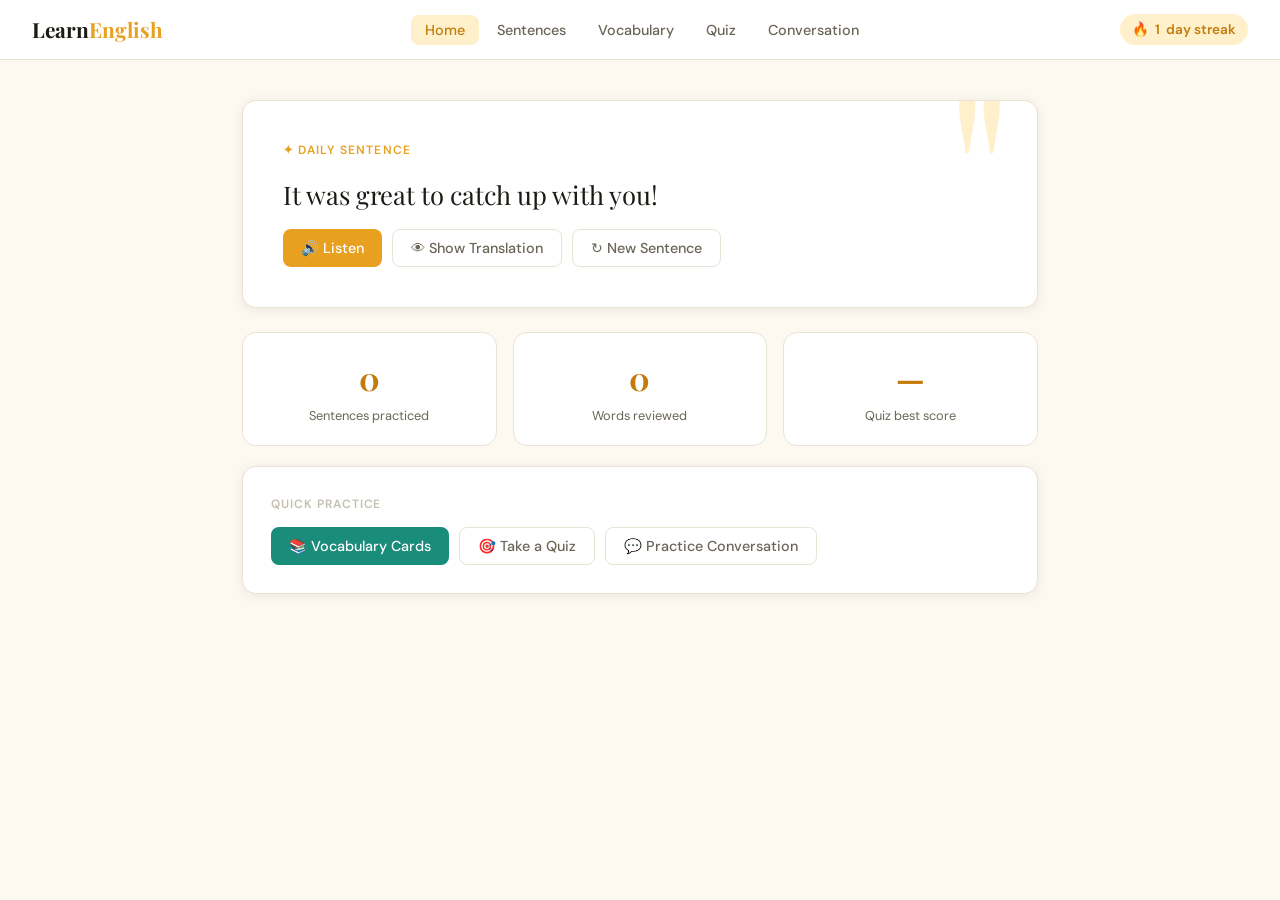
<file: index.html>
<!DOCTYPE html>
<html lang="en">
<head>
<meta name="google-site-verification" content="lhxMr08TwkOQG-QisxUm_VLSlwOJ2z8-3F_6SFVjE1g" />
<meta name="robots" content="index, follow">
<meta charset="UTF-8">
<meta name="viewport" content="width=device-width, initial-scale=1.0">
<title>Learn English Together</title>
<link href="https://fonts.googleapis.com/css2?family=Playfair+Display:wght@400;700&family=DM+Sans:wght@300;400;500;600&display=swap" rel="stylesheet">
<style>
  :root {
    --cream: #FDF8F0;
    --amber: #E8A020;
    --amber-light: #FFF0CC;
    --amber-dark: #C47B0A;
    --teal: #1A8C7A;
    --teal-light: #D4F0EB;
    --coral: #D95030;
    --coral-light: #FDEAE5;
    --ink: #1C1A14;
    --ink-muted: #6B6558;
    --ink-faint: #C4BFAF;
    --surface: #FFFFFF;
    --border: #E8E3D6;
    --radius: 14px;
    --radius-sm: 8px;
    --shadow: 0 2px 12px rgba(28,26,20,0.08);
  }
  * { box-sizing: border-box; margin: 0; padding: 0; }
  body { font-family: 'DM Sans', sans-serif; background: var(--cream); color: var(--ink); min-height: 100vh; line-height: 1.6; }

  /* NAV */
  nav { background: var(--surface); border-bottom: 1px solid var(--border); padding: 0 2rem; display: flex; align-items: center; justify-content: space-between; position: sticky; top: 0; z-index: 100; height: 60px; }
  .nav-logo { font-family: 'Playfair Display', serif; font-size: 1.3rem; font-weight: 700; color: var(--ink); cursor: pointer; }
  .nav-logo span { color: var(--amber); }
  .nav-links { display: flex; gap: 4px; }
  .nav-links button { background: none; border: none; padding: 6px 14px; border-radius: var(--radius-sm); font-family: 'DM Sans', sans-serif; font-size: 0.9rem; color: var(--ink-muted); cursor: pointer; font-weight: 500; transition: all 0.15s; }
  .nav-links button:hover { background: var(--cream); color: var(--ink); }
  .nav-links button.active { background: var(--amber-light); color: var(--amber-dark); }
  .streak-badge { display: flex; align-items: center; gap: 6px; background: var(--amber-light); color: var(--amber-dark); padding: 5px 12px; border-radius: 20px; font-size: 0.85rem; font-weight: 600; }

  /* LOADING */
  #loadingScreen { position: fixed; inset: 0; background: var(--cream); display: flex; flex-direction: column; align-items: center; justify-content: center; gap: 1rem; z-index: 999; transition: opacity 0.3s; }
  .loading-spinner { width: 36px; height: 36px; border: 3px solid var(--border); border-top-color: var(--amber); border-radius: 50%; animation: spin 0.7s linear infinite; }
  @keyframes spin { to { transform: rotate(360deg); } }
  #loadingScreen.hidden { opacity: 0; pointer-events: none; }

  /* ERROR */
  #errorBanner { display: none; background: var(--coral-light); border: 1px solid var(--coral); color: var(--coral); padding: 14px 20px; border-radius: var(--radius-sm); margin: 1.5rem 2rem; font-size: 0.9rem; line-height: 1.7; }
  #errorBanner.visible { display: block; }
  #errorBanner code { background: rgba(0,0,0,0.07); padding: 1px 5px; border-radius: 4px; font-size: 0.85em; }

  /* PAGES */
  .page { display: none; padding: 2.5rem 2rem; max-width: 860px; margin: 0 auto; }
  .page.active { display: block; }
  .page-title { font-family: 'Playfair Display', serif; font-size: 2rem; font-weight: 700; margin-bottom: 0.3rem; }
  .page-subtitle { font-size: 1rem; color: var(--ink-muted); margin-bottom: 2rem; }

  /* CARDS */
  .card { background: var(--surface); border: 1px solid var(--border); border-radius: var(--radius); padding: 1.75rem; box-shadow: var(--shadow); }
  .card + .card { margin-top: 1.25rem; }
  .card-label { font-size: 0.75rem; font-weight: 600; text-transform: uppercase; letter-spacing: 0.08em; color: var(--ink-faint); margin-bottom: 0.75rem; }

  /* HERO */
  .hero { background: var(--surface); border: 1px solid var(--border); border-radius: var(--radius); padding: 2.5rem; box-shadow: var(--shadow); margin-bottom: 1.5rem; position: relative; overflow: hidden; }
  .hero::before { content: '"'; font-family: 'Playfair Display', serif; font-size: 14rem; color: var(--amber-light); position: absolute; top: -3rem; right: 1.5rem; line-height: 1; user-select: none; }
  .hero-label { font-size: 0.75rem; font-weight: 600; text-transform: uppercase; letter-spacing: 0.1em; color: var(--amber); margin-bottom: 1rem; }
  #dailySentence { font-family: 'Playfair Display', serif; font-size: 1.6rem; line-height: 1.45; color: var(--ink); margin-bottom: 1rem; position: relative; z-index: 1; }
  #sentenceTranslation { font-size: 0.95rem; color: var(--ink-muted); margin-bottom: 1.5rem; display: none; }
  .hero-actions { display: flex; gap: 10px; flex-wrap: wrap; }

  /* BUTTONS */
  .btn { display: inline-flex; align-items: center; gap: 6px; padding: 9px 18px; border-radius: var(--radius-sm); font-family: 'DM Sans', sans-serif; font-size: 0.9rem; font-weight: 500; cursor: pointer; border: none; transition: all 0.15s; }
  .btn-primary { background: var(--amber); color: white; }
  .btn-primary:hover { background: var(--amber-dark); transform: translateY(-1px); }
  .btn-outline { background: none; border: 1.5px solid var(--border); color: var(--ink-muted); }
  .btn-outline:hover { border-color: var(--amber); color: var(--amber-dark); background: var(--amber-light); }
  .btn-teal { background: var(--teal); color: white; }
  .btn-teal:hover { background: #136b5c; transform: translateY(-1px); }

  /* STATS */
  .stats-grid { display: grid; grid-template-columns: repeat(3, 1fr); gap: 1rem; margin-top: 1.5rem; }
  .stat-card { background: var(--surface); border: 1px solid var(--border); border-radius: var(--radius); padding: 1.2rem 1.4rem; text-align: center; }
  .stat-num { font-family: 'Playfair Display', serif; font-size: 2rem; font-weight: 700; color: var(--amber-dark); }
  .stat-label { font-size: 0.8rem; color: var(--ink-muted); margin-top: 2px; }

  /* VOCAB */
  .vocab-grid { display: grid; grid-template-columns: repeat(auto-fill, minmax(240px, 1fr)); gap: 1rem; }
  .vocab-card { background: var(--surface); border: 1px solid var(--border); border-radius: var(--radius); padding: 1.25rem; cursor: pointer; transition: all 0.2s; position: relative; min-height: 110px; }
  .vocab-card:hover { transform: translateY(-3px); box-shadow: 0 8px 24px rgba(28,26,20,0.1); }
  .vocab-card.flipped .front { display: none; }
  .vocab-card.flipped .back { display: block; }
  .vocab-card .back { display: none; }
  .vocab-word { font-family: 'Playfair Display', serif; font-size: 1.3rem; font-weight: 700; margin-bottom: 4px; }
  .vocab-pos { font-size: 0.75rem; font-weight: 600; color: var(--amber); background: var(--amber-light); padding: 2px 8px; border-radius: 4px; display: inline-block; margin-bottom: 8px; }
  .vocab-example { font-size: 0.85rem; color: var(--ink-muted); font-style: italic; }
  .vocab-definition { font-size: 0.95rem; line-height: 1.5; margin-bottom: 6px; }
  .flip-hint { font-size: 0.72rem; color: var(--ink-faint); position: absolute; bottom: 10px; right: 12px; }
  .level-badge { position: absolute; top: 10px; right: 10px; font-size: 0.68rem; font-weight: 600; padding: 2px 7px; border-radius: 4px; text-transform: uppercase; }
  .level-a1, .level-a2 { background: var(--teal-light); color: var(--teal); }
  .level-b1, .level-b2 { background: var(--amber-light); color: var(--amber-dark); }
  .level-c1, .level-c2 { background: var(--coral-light); color: var(--coral); }

  /* SENTENCES */
  .sentence-item { background: var(--surface); border: 1px solid var(--border); border-radius: var(--radius); padding: 1.4rem 1.6rem; display: flex; align-items: flex-start; gap: 1rem; transition: all 0.15s; }
  .sentence-item:hover { box-shadow: var(--shadow); }
  .sentence-item + .sentence-item { margin-top: 0.8rem; }
  .sentence-num { font-family: 'Playfair Display', serif; font-size: 1.5rem; font-weight: 700; color: var(--ink-faint); min-width: 36px; line-height: 1.2; }
  .sentence-content { flex: 1; }
  .sentence-text { font-size: 1.05rem; line-height: 1.5; margin-bottom: 4px; }
  .sentence-category { font-size: 0.75rem; font-weight: 600; color: var(--teal); background: var(--teal-light); padding: 2px 8px; border-radius: 4px; display: inline-block; }
  .sentence-speak { background: none; border: 1px solid var(--border); border-radius: 50%; width: 36px; height: 36px; cursor: pointer; display: flex; align-items: center; justify-content: center; font-size: 1rem; transition: all 0.15s; flex-shrink: 0; }
  .sentence-speak:hover { background: var(--amber-light); border-color: var(--amber); }

  /* QUIZ */
  .quiz-container { max-width: 580px; margin: 0 auto; }
  .quiz-progress-bar { height: 4px; background: var(--border); border-radius: 4px; margin-bottom: 2rem; overflow: hidden; }
  .quiz-progress-fill { height: 100%; background: var(--amber); border-radius: 4px; transition: width 0.4s ease; }
  .quiz-card { background: var(--surface); border: 1px solid var(--border); border-radius: var(--radius); padding: 2.25rem; box-shadow: var(--shadow); text-align: center; }
  .quiz-q-label { font-size: 0.75rem; font-weight: 600; text-transform: uppercase; letter-spacing: 0.08em; color: var(--ink-faint); margin-bottom: 1rem; }
  .quiz-question { font-family: 'Playfair Display', serif; font-size: 1.5rem; line-height: 1.4; margin-bottom: 2rem; }
  .quiz-options { display: grid; gap: 10px; }
  .quiz-option { background: var(--cream); border: 1.5px solid var(--border); border-radius: var(--radius-sm); padding: 13px 18px; text-align: left; font-family: 'DM Sans', sans-serif; font-size: 0.95rem; cursor: pointer; transition: all 0.15s; color: var(--ink); }
  .quiz-option:hover:not(:disabled) { border-color: var(--amber); background: var(--amber-light); }
  .quiz-option.correct { background: var(--teal-light) !important; border-color: var(--teal) !important; color: var(--teal) !important; font-weight: 500; }
  .quiz-option.wrong { background: var(--coral-light) !important; border-color: var(--coral) !important; color: var(--coral) !important; }
  .quiz-option:disabled { cursor: default; }
  .quiz-feedback { margin-top: 1.25rem; padding: 12px 16px; border-radius: var(--radius-sm); font-size: 0.9rem; display: none; text-align: left; line-height: 1.5; }
  .quiz-feedback.show-correct { background: var(--teal-light); color: var(--teal); display: block; }
  .quiz-feedback.show-wrong { background: var(--coral-light); color: var(--coral); display: block; }
  .quiz-next { margin-top: 1.25rem; display: none; }
  .quiz-score-card { text-align: center; padding: 2rem; display: none; }
  .score-circle { width: 110px; height: 110px; border-radius: 50%; background: var(--amber-light); display: flex; flex-direction: column; align-items: center; justify-content: center; margin: 0 auto 1.5rem; }
  .score-num { font-family: 'Playfair Display', serif; font-size: 2.2rem; font-weight: 700; color: var(--amber-dark); line-height: 1; }
  .score-total-label { font-size: 0.85rem; color: var(--ink-muted); }

  /* CONVERSATION */
  .chat-container { background: var(--surface); border: 1px solid var(--border); border-radius: var(--radius); overflow: hidden; box-shadow: var(--shadow); }
  .chat-header { padding: 1rem 1.5rem; border-bottom: 1px solid var(--border); display: flex; align-items: center; gap: 10px; }
  .chat-avatar { width: 36px; height: 36px; border-radius: 50%; background: var(--teal); display: flex; align-items: center; justify-content: center; color: white; font-size: 0.85rem; font-weight: 600; }
  .chat-name { font-weight: 500; font-size: 0.95rem; }
  .chat-status { font-size: 0.78rem; color: var(--teal); }
  .chat-messages { padding: 1.5rem; display: flex; flex-direction: column; gap: 1rem; min-height: 340px; max-height: 420px; overflow-y: auto; }
  .msg { max-width: 75%; padding: 10px 14px; border-radius: 14px; font-size: 0.95rem; line-height: 1.5; animation: fadeUp 0.25s ease; }
  @keyframes fadeUp { from { opacity: 0; transform: translateY(8px); } to { opacity: 1; transform: translateY(0); } }
  .msg-bot { background: var(--cream); border: 1px solid var(--border); align-self: flex-start; border-bottom-left-radius: 4px; }
  .msg-user { background: var(--amber); color: white; align-self: flex-end; border-bottom-right-radius: 4px; }
  .chat-input-row { display: flex; gap: 8px; padding: 1rem 1.5rem; border-top: 1px solid var(--border); }
  .chat-input { flex: 1; border: 1.5px solid var(--border); border-radius: var(--radius-sm); padding: 9px 14px; font-family: 'DM Sans', sans-serif; font-size: 0.9rem; outline: none; transition: border-color 0.15s; background: var(--cream); }
  .chat-input:focus { border-color: var(--amber); background: var(--surface); }
  .reply-suggestions { padding: 0 1.5rem 1rem; display: flex; gap: 8px; flex-wrap: wrap; }
  .reply-chip { background: var(--cream); border: 1px solid var(--border); border-radius: 20px; padding: 5px 12px; font-size: 0.82rem; cursor: pointer; color: var(--ink-muted); transition: all 0.15s; font-family: 'DM Sans', sans-serif; }
  .reply-chip:hover { border-color: var(--amber); color: var(--amber-dark); background: var(--amber-light); }

  /* FILTER BAR */
  .filter-bar { display: flex; gap: 8px; flex-wrap: wrap; margin-bottom: 1.5rem; }
  .filter-chip { background: var(--surface); border: 1px solid var(--border); border-radius: 20px; padding: 5px 14px; font-size: 0.83rem; cursor: pointer; transition: all 0.15s; font-family: 'DM Sans', sans-serif; color: var(--ink-muted); font-weight: 500; }
  .filter-chip.active, .filter-chip:hover { background: var(--amber-light); border-color: var(--amber); color: var(--amber-dark); }

  .fade-in { animation: fadeIn 0.3s ease; }
  @keyframes fadeIn { from { opacity: 0; } to { opacity: 1; } }

  @media (max-width: 600px) {
    nav { padding: 0 1rem; }
    .nav-links { display: none; }
    .page { padding: 1.5rem 1rem; }
    #dailySentence { font-size: 1.25rem; }
    .hero::before { font-size: 8rem; }
  }
</style>
</head>
<body>

<div id="loadingScreen">
  <div class="loading-spinner"></div>
  <p style="color:var(--ink-muted);font-size:0.9rem;">Loading content from data.json…</p>
</div>

<div id="errorBanner">
  ⚠️ <strong>Could not load <code>data.json</code>.</strong><br>
  Make sure <code>data.json</code> is in the same folder as <code>index.html</code>.<br>
  You must open the site through a local server — not by double-clicking the file.<br>
  Quick fix: run <code>npx serve .</code> in the folder, or use <strong>VS Code Live Server</strong>.
</div>

<nav>
  <div class="nav-logo" onclick="showPage('home')">Learn<span>English</span></div>
  <div class="nav-links" id="navLinks"></div>
  <div class="streak-badge">🔥 <span id="streakCount">0</span> day streak</div>
</nav>

<!-- HOME -->
<div id="page-home" class="page active">
  <div class="hero fade-in">
    <div class="hero-label">✦ Daily Sentence</div>
    <p id="dailySentence">Loading…</p>
    <p id="sentenceTranslation"></p>
    <div class="hero-actions">
      <button class="btn btn-primary" onclick="speakSentence()">🔊 Listen</button>
      <button class="btn btn-outline" onclick="showTranslation()">👁 Show Translation</button>
      <button class="btn btn-outline" onclick="nextDailySentence()">↻ New Sentence</button>
    </div>
  </div>
  <div class="stats-grid fade-in">
    <div class="stat-card"><div class="stat-num" id="statSentences">0</div><div class="stat-label">Sentences practiced</div></div>
    <div class="stat-card"><div class="stat-num" id="statVocab">0</div><div class="stat-label">Words reviewed</div></div>
    <div class="stat-card"><div class="stat-num" id="statQuiz">—</div><div class="stat-label">Quiz best score</div></div>
  </div>
  <div class="card fade-in" style="margin-top:1.25rem;">
    <div class="card-label">Quick Practice</div>
    <div style="display:flex;gap:10px;flex-wrap:wrap;">
      <button class="btn btn-teal" onclick="showPage('vocabulary')">📚 Vocabulary Cards</button>
      <button class="btn btn-outline" onclick="showPage('quiz')">🎯 Take a Quiz</button>
      <button class="btn btn-outline" onclick="showPage('conversation')">💬 Practice Conversation</button>
    </div>
  </div>
</div>

<!-- SENTENCES -->
<div id="page-sentences" class="page">
  <h1 class="page-title">Daily Sentences</h1>
  <p class="page-subtitle">Learn useful phrases for everyday English.</p>
  <div class="filter-bar" id="sentenceFilters"></div>
  <div id="sentencesList"></div>
</div>

<!-- VOCABULARY -->
<div id="page-vocabulary" class="page">
  <h1 class="page-title">Vocabulary</h1>
  <p class="page-subtitle">Tap a card to reveal the definition. Practice daily!</p>
  <div class="vocab-grid" id="vocabGrid"></div>
</div>

<!-- QUIZ -->
<div id="page-quiz" class="page">
  <h1 class="page-title">Quick Quiz</h1>
  <p class="page-subtitle">Test your English knowledge.</p>
  <div class="quiz-container">
    <div class="quiz-progress-bar"><div class="quiz-progress-fill" id="quizProgressFill" style="width:0%"></div></div>
    <div class="quiz-card">
      <div id="quizActiveSection">
        <div class="quiz-q-label">Question <span id="qNum">1</span> of <span id="qTotal">?</span></div>
        <div class="quiz-question" id="quizQuestion"></div>
        <div class="quiz-options" id="quizOptions"></div>
        <div class="quiz-feedback" id="quizFeedback"></div>
        <div class="quiz-next"><button class="btn btn-primary" onclick="nextQuestion()">Next →</button></div>
      </div>
      <div class="quiz-score-card" id="quizScore">
        <div class="score-circle">
          <div class="score-num" id="scoreNum">0</div>
          <div class="score-total-label" id="scoreTotal">/0</div>
        </div>
        <h2 style="font-family:'Playfair Display',serif;margin-bottom:8px;" id="scoreTitle"></h2>
        <p style="color:var(--ink-muted);font-size:0.9rem;margin-bottom:1.5rem;" id="scoreMsg"></p>
        <button class="btn btn-primary" onclick="restartQuiz()">Try Again</button>
      </div>
    </div>
  </div>
</div>

<!-- CONVERSATION -->
<div id="page-conversation" class="page">
  <h1 class="page-title">Conversation Practice</h1>
  <p class="page-subtitle">Chat with a virtual English partner. Pick a scenario to begin.</p>
  <div class="filter-bar" id="scenarioBar"></div>
  <div class="chat-container">
    <div class="chat-header">
      <div class="chat-avatar">AI</div>
      <div><div class="chat-name">Emma — English Partner</div><div class="chat-status">● Online</div></div>
    </div>
    <div class="chat-messages" id="chatMessages"></div>
    <div class="reply-suggestions" id="replySuggestions"></div>
    <div class="chat-input-row">
      <input class="chat-input" id="chatInput" placeholder="Type your reply…" onkeydown="if(event.key==='Enter')sendChat()"/>
      <button class="btn btn-primary" onclick="sendChat()">Send</button>
    </div>
  </div>
</div>

<script>
// ─── GLOBALS ─────────────────────────────────────────────────────────────────
let DATA = null;
let sentenceIdx = 0;
let quizShuffled = [], quizIdx = 0, quizScore = 0, quizAnswered = false;
let currentScenario = null;

const PAGE_ORDER  = ['home','sentences','vocabulary','quiz','conversation'];
const PAGE_LABELS = ['Home','Sentences','Vocabulary','Quiz','Conversation'];

// ─── BOOT ─────────────────────────────────────────────────────────────────────
async function boot() {
  try {
    const res = await fetch('data.json');
    if (!res.ok) throw new Error('HTTP ' + res.status);
    DATA = await res.json();
    buildNav();
    initStreak();
    initDailySentence();
    loadSavedStats();
    document.getElementById('loadingScreen').classList.add('hidden');
  } catch (e) {
    console.error(e);
    document.getElementById('loadingScreen').classList.add('hidden');
    document.getElementById('errorBanner').classList.add('visible');
  }
}

// ─── NAV ──────────────────────────────────────────────────────────────────────
function buildNav() {
  document.getElementById('navLinks').innerHTML = PAGE_ORDER.map((id, i) =>
    `<button onclick="showPage('${id}')" data-page="${id}"${i===0?' class="active"':''}>${PAGE_LABELS[i]}</button>`
  ).join('');
}

function showPage(name) {
  if (!DATA) return;
  document.querySelectorAll('.page').forEach(p => p.classList.remove('active'));
  document.querySelectorAll('#navLinks button').forEach(b => b.classList.remove('active'));
  document.getElementById('page-'+name).classList.add('active','fade-in');
  const btn = document.querySelector(`#navLinks button[data-page="${name}"]`);
  if (btn) btn.classList.add('active');
  if (name==='sentences')   renderSentences('all');
  if (name==='vocabulary')  renderVocab();
  if (name==='quiz')        initQuiz();
  if (name==='conversation')renderScenarioBar();
}

// ─── STREAK ───────────────────────────────────────────────────────────────────
function initStreak() {
  const today = new Date().toDateString();
  const last  = localStorage.getItem('elt_last_visit');
  let streak  = parseInt(localStorage.getItem('elt_streak')||'0');
  if (last === today) {
    // same day
  } else if (last === new Date(Date.now()-86400000).toDateString()) {
    streak++; localStorage.setItem('elt_streak', streak);
  } else {
    streak = 1; localStorage.setItem('elt_streak', streak);
  }
  localStorage.setItem('elt_last_visit', today);
  document.getElementById('streakCount').textContent = streak;
}

function loadSavedStats() {
  const s = localStorage.getItem('elt_sentences'); if (s) document.getElementById('statSentences').textContent = s;
  const v = localStorage.getItem('elt_vocab');     if (v) document.getElementById('statVocab').textContent = v;
  const q = localStorage.getItem('elt_best_quiz'); if (q) document.getElementById('statQuiz').textContent = q+'%';
}

// ─── HOME / DAILY SENTENCE ────────────────────────────────────────────────────
function initDailySentence() {
  const doy = Math.floor((Date.now() - new Date(new Date().getFullYear(),0,0)) / 86400000);
  sentenceIdx = doy % DATA.sentences.length;
  document.getElementById('dailySentence').textContent = DATA.sentences[sentenceIdx].text;
}

function speakSentence() { speakText(document.getElementById('dailySentence').textContent); }

function showTranslation() {
  const el = document.getElementById('sentenceTranslation');
  const s  = DATA.sentences[sentenceIdx];
  el.textContent = s.fr ? '🇫🇷 '+s.fr : '(no translation provided)';
  el.style.display = 'block';
}

function nextDailySentence() {
  sentenceIdx = (sentenceIdx+1) % DATA.sentences.length;
  document.getElementById('dailySentence').textContent = DATA.sentences[sentenceIdx].text;
  document.getElementById('sentenceTranslation').style.display = 'none';
  bumpStat('elt_sentences','statSentences');
}

function speakText(text) {
  if (!('speechSynthesis' in window)) return;
  const u = new SpeechSynthesisUtterance(text);
  u.lang = 'en-US'; u.rate = 0.9;
  speechSynthesis.speak(u);
}

// ─── SENTENCES PAGE ───────────────────────────────────────────────────────────
function renderSentenceFilters() {
  document.getElementById('sentenceFilters').innerHTML = DATA.sentenceCategories.map((c,i) =>
    `<button class="filter-chip${i===0?' active':''}" onclick="filterSentences('${c.id}',this)">${esc(c.label)}</button>`
  ).join('');
}

function renderSentences(filter) {
  if (!document.getElementById('sentenceFilters').children.length) renderSentenceFilters();
  const items = filter==='all' ? DATA.sentences : DATA.sentences.filter(s=>s.category===filter);
  document.getElementById('sentencesList').innerHTML = items.map((s,i)=>`
    <div class="sentence-item">
      <div class="sentence-num">${String(i+1).padStart(2,'0')}</div>
      <div class="sentence-content">
        <div class="sentence-text">${esc(s.text)}</div>
        <span class="sentence-category">${esc(s.category)}</span>
      </div>
      <button class="sentence-speak" onclick="speakText(${JSON.stringify(s.text)})" title="Listen">🔊</button>
    </div>`).join('');
}

function filterSentences(cat, el) {
  document.querySelectorAll('#sentenceFilters .filter-chip').forEach(c=>c.classList.remove('active'));
  el.classList.add('active');
  renderSentences(cat);
}

// ─── VOCABULARY ───────────────────────────────────────────────────────────────
function renderVocab() {
  document.getElementById('vocabGrid').innerHTML = DATA.vocabulary.map(v=>`
    <div class="vocab-card" onclick="flipCard(this)">
      <span class="level-badge level-${v.level}">${v.level.toUpperCase()}</span>
      <div class="front">
        <div class="vocab-word">${esc(v.word)}</div>
        <span class="vocab-pos">${esc(v.pos)}</span>
        <div class="vocab-example">"${esc(v.example)}"</div>
        <span class="flip-hint">tap to define</span>
      </div>
      <div class="back">
        <span class="vocab-pos">${esc(v.pos)}</span>
        <div class="vocab-definition">${esc(v.definition)}</div>
        <div class="vocab-example">"${esc(v.example)}"</div>
        <span class="flip-hint">tap to flip back</span>
      </div>
    </div>`).join('');
}

function flipCard(el) {
  el.classList.toggle('flipped');
  if (el.classList.contains('flipped')) bumpStat('elt_vocab','statVocab');
}

// ─── QUIZ ─────────────────────────────────────────────────────────────────────
function initQuiz() {
  quizShuffled = [...DATA.quiz].sort(()=>Math.random()-0.5);
  quizIdx=0; quizScore=0; quizAnswered=false;
  document.getElementById('quizActiveSection').style.display='block';
  document.getElementById('quizScore').style.display='none';
  document.getElementById('qTotal').textContent = quizShuffled.length;
  renderQuestion();
}

function renderQuestion() {
  if (quizIdx>=quizShuffled.length) { showScore(); return; }
  const q = quizShuffled[quizIdx];
  document.getElementById('qNum').textContent = quizIdx+1;
  document.getElementById('quizProgressFill').style.width = ((quizIdx/quizShuffled.length)*100)+'%';
  document.getElementById('quizQuestion').textContent = q.q;
  document.getElementById('quizOptions').innerHTML = q.options.map((o,i)=>
    `<button class="quiz-option" onclick="answerQuiz(${i})">${esc(o)}</button>`
  ).join('');
  document.getElementById('quizFeedback').className = 'quiz-feedback';
  document.getElementById('quizFeedback').textContent = '';
  document.querySelector('.quiz-next').style.display = 'none';
  quizAnswered = false;
}

function answerQuiz(idx) {
  if (quizAnswered) return;
  quizAnswered = true;
  const q = quizShuffled[quizIdx];
  const opts = document.querySelectorAll('.quiz-option');
  opts.forEach(o=>o.disabled=true);
  const fb = document.getElementById('quizFeedback');
  if (idx===q.correct) {
    opts[idx].classList.add('correct');
    quizScore++;
    fb.className = 'quiz-feedback show-correct';
    fb.textContent = '✓ Correct!' + (q.explanation ? '  '+q.explanation : '');
  } else {
    opts[idx].classList.add('wrong');
    opts[q.correct].classList.add('correct');
    fb.className = 'quiz-feedback show-wrong';
    fb.textContent = '✗ The correct answer is: '+q.options[q.correct]+(q.explanation?' — '+q.explanation:'');
  }
  document.querySelector('.quiz-next').style.display = 'block';
}

function nextQuestion() {
  quizIdx++;
  quizIdx>=quizShuffled.length ? showScore() : renderQuestion();
}

function showScore() {
  document.getElementById('quizActiveSection').style.display='none';
  document.getElementById('quizScore').style.display='block';
  document.getElementById('quizProgressFill').style.width='100%';
  document.getElementById('scoreNum').textContent  = quizScore;
  document.getElementById('scoreTotal').textContent = '/'+quizShuffled.length;
  const pct = Math.round((quizScore/quizShuffled.length)*100);
  document.getElementById('scoreTitle').textContent = pct>=80 ? 'Excellent work! 🎉' : pct>=60 ? 'Good effort! 👍' : 'Keep practicing!';
  document.getElementById('scoreMsg').textContent   = `You scored ${pct}%. ${pct>=80?'You are doing great!':'Try again to improve.'}`;
  const best = parseInt(localStorage.getItem('elt_best_quiz')||'0');
  if (pct>best) { localStorage.setItem('elt_best_quiz',pct); document.getElementById('statQuiz').textContent=pct+'%'; }
}

function restartQuiz() { initQuiz(); }

// ─── CONVERSATION ─────────────────────────────────────────────────────────────
function renderScenarioBar() {
  const bar = document.getElementById('scenarioBar');
  bar.innerHTML = DATA.conversation.scenarioButtons.map((b,i)=>
    `<button class="filter-chip${i===0?' active':''}" onclick="setScenario('${b.id}',this)">${b.emoji} ${esc(b.label)}</button>`
  ).join('');
  if (DATA.conversation.scenarioButtons.length>0)
    setScenario(DATA.conversation.scenarioButtons[0].id, bar.children[0]);
}

function setScenario(name, el) {
  currentScenario = name;
  document.querySelectorAll('#scenarioBar .filter-chip').forEach(c=>c.classList.remove('active'));
  if (el) el.classList.add('active');
  const sc = DATA.conversation.scenarios[name];
  if (!sc) return;
  document.getElementById('chatMessages').innerHTML='';
  addBotMsg(sc.opening);
  renderSuggestions(sc.replies);
}

function addBotMsg(text) {
  const msgs = document.getElementById('chatMessages');
  const d = document.createElement('div');
  d.className='msg msg-bot'; d.textContent=text;
  msgs.appendChild(d); msgs.scrollTop=msgs.scrollHeight;
}

function addUserMsg(text) {
  const msgs = document.getElementById('chatMessages');
  const d = document.createElement('div');
  d.className='msg msg-user'; d.textContent=text;
  msgs.appendChild(d); msgs.scrollTop=msgs.scrollHeight;
}

function renderSuggestions(replies) {
  document.getElementById('replySuggestions').innerHTML=(replies||[]).map(r=>
    `<button class="reply-chip" onclick="sendChatMessage(${JSON.stringify(r)})">${esc(r)}</button>`
  ).join('');
}

function sendChat() {
  const inp=document.getElementById('chatInput'), text=inp.value.trim();
  if (!text) return; inp.value=''; sendChatMessage(text);
}

function sendChatMessage(text) {
  addUserMsg(text);
  document.getElementById('replySuggestions').innerHTML='';
  const sc = DATA.conversation.scenarios[currentScenario];
  const lower = text.toLowerCase();
  let response = sc.responses['default'] || '…';
  for (const key of Object.keys(sc.responses))
    if (key!=='default' && lower.includes(key)) { response=sc.responses[key]; break; }
  setTimeout(()=>{
    addBotMsg(response);
    renderSuggestions((sc.replies||[]).filter(r=>!text.includes(r)).slice(0,3));
  }, 700);
}

// ─── UTILS ────────────────────────────────────────────────────────────────────
function bumpStat(key, elId) {
  const n = parseInt(localStorage.getItem(key)||'0')+1;
  localStorage.setItem(key,n);
  document.getElementById(elId).textContent=n;
}

function esc(str) {
  return String(str).replace(/&/g,'&amp;').replace(/</g,'&lt;').replace(/>/g,'&gt;').replace(/"/g,'&quot;');
}

boot();
</script>
</body>
</html>
</file>
